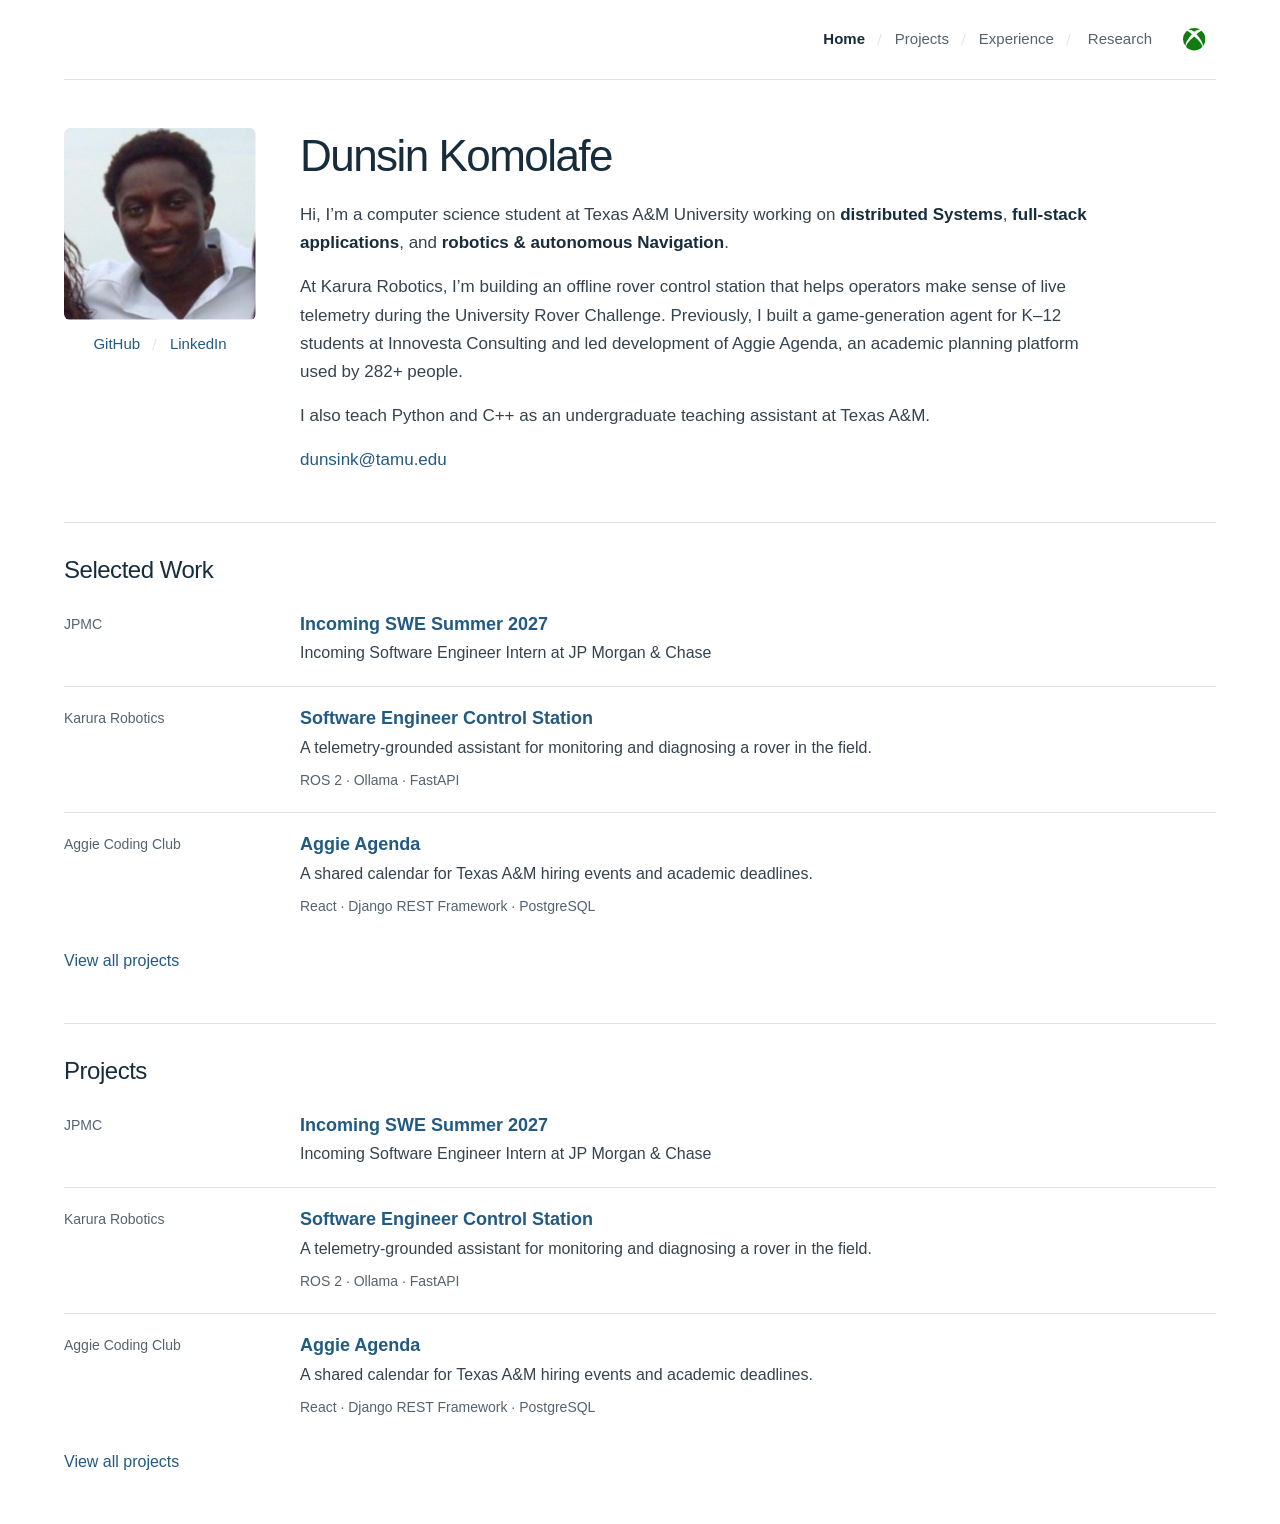
<file: index.html>
<!doctype html>
<html lang="en">
<head>
    <meta charset="utf-8">
    <meta name="viewport" content="width=device-width, initial-scale=1">
    <meta name="description" content="Dunsin Komolafe, a Texas A&amp;M computer science student building software for robotics, AI, and the web.">
    <title>Dunsin Komolafe</title>
    <link rel="stylesheet" href="style/style.css">
</head>
<body>
    <a class="skip-link" href="#main">Skip to content</a>
    <div class="site-shell">
        <header class="site-header">
            <nav aria-label="Main navigation">
                <a href="index.html" aria-current="page">Home</a>
                <a href="pages/research.html">Projects</a>
                <a href="pages/experience.html">Experience</a>
                <a href = "pages/research.html"> Research</a>
            </nav>
            <a class="xbox-link" href="pages/landingX.html" aria-label="Open Xbox view" title="Open Xbox view">
                <svg viewBox="0 0 24 24" aria-hidden="true" focusable="false" fill="currentColor">
                    <path d="M12 0a12 12 0 0 1 7.37 2.53c-2.06-1.39-5.3.22-7.37 1.43-2.07-1.21-5.31-2.82-7.37-1.43A12 12 0 0 1 12 0ZM3.6 3.43C4.92 2.75 8.01 5.3 9.57 6.8 5.19 11.82 1.76 17.06 3 19.94A12 12 0 0 1 3.6 3.43Zm16.8 0A12 12 0 0 1 21 19.94c1.24-2.88-2.19-8.12-6.57-13.14 1.56-1.5 4.65-4.05 5.97-3.37ZM12 9.14c4.61 3.52 9.8 9.35 8.35 11.48a12 12 0 0 1-16.7 0C2.2 18.49 7.39 12.66 12 9.14Z"/>
                </svg>
            </a>
        </header>

        <main id="main">
            <section class="intro" aria-labelledby="name">
                <div class="profile">
                    <img src="assets/LinkedInPFP.jpg" alt="Portrait of Dunsin Komolafe" width="400" height="400">
                    <ul class="inline-links" aria-label="Social profiles">
                        <li><a href="https://github.com/DunsinK">GitHub</a></li>
                        <li><a href="https://linkedin.com/in/dunsink">LinkedIn</a></li>
                    </ul>
                </div>
                <div class="intro-copy">
                    <h1 id="name">Dunsin Komolafe</h1>
                    <p>Hi, I’m a computer science student at Texas A&amp;M University working on <strong>distributed Systems</strong>,  <strong>full-stack applications</strong>, and <strong>robotics & autonomous Navigation</strong>.</p>
                    <p>At Karura Robotics, I’m building an offline rover control station that helps operators make sense of live telemetry during the University Rover Challenge. Previously, I built a game-generation agent for K–12 students at Innovesta Consulting and led development of Aggie Agenda, an academic planning platform used by 282+ people.</p>
                    <p>I also teach Python and C++ as an undergraduate teaching assistant at Texas A&amp;M.</p>
                    <p class="contact"><a href="mailto:dunsink@tamu.edu">dunsink@tamu.edu</a></p>
                </div>
            </section>

            <section class="home-work" aria-labelledby="selected-work">
                <h2 id="selected-work">Selected Work</h2>
                <div class="entry-list">
                    <article class="entry work-entry">
                        <p class="meta">JPMC</p>
                        <div>
                            <h3><a href="pages/research.html#rover-control">Incoming SWE Summer 2027</a></h3>
                            <p>Incoming Software Engineer Intern at JP Morgan & Chase</p>
                            
                        </div>
                    </article>
                    <article class="entry work-entry">
                        <p class="meta">Karura Robotics</p>
                        <div>
                            <h3><a href="pages/research.html#rover-control">Software Engineer Control Station</a></h3>
                            <p>A telemetry-grounded assistant for monitoring and diagnosing a rover in the field.</p>
                            <p class="meta">ROS 2 · Ollama · FastAPI</p>
                        </div>
                    </article>
                    <article class="entry work-entry">
                        <p class="meta">Aggie Coding Club</p>
                        <div>
                            <h3><a href="pages/research.html#aggie-agenda">Aggie Agenda</a></h3>
                            <p>A shared calendar for Texas A&amp;M hiring events and academic deadlines.</p>
                            <p class="meta">React · Django REST Framework · PostgreSQL</p>
                        </div>
                    </article>
                </div>
                <p class="section-link"><a href="pages/research.html">View all projects</a></p>
            </section>

            <section class="home-work" aria-labelledby="selected-work">
                <h2 id="selected-work">Projects</h2>
                <div class="entry-list">
                    <article class="entry work-entry">
                        <p class="meta">JPMC</p>
                        <div>
                            <h3><a href="pages/projects.html#rover-control">Incoming SWE Summer 2027</a></h3>
                            <p>Incoming Software Engineer Intern at JP Morgan & Chase</p>
                            
                        </div>
                    </article>
                    <article class="entry work-entry">
                        <p class="meta">Karura Robotics</p>
                        <div>
                            <h3><a href="pages/experience.html#rover-control">Software Engineer Control Station</a></h3>
                            <p>A telemetry-grounded assistant for monitoring and diagnosing a rover in the field.</p>
                            <p class="meta">ROS 2 · Ollama · FastAPI</p>
                        </div>
                    </article>
                    <article class="entry work-entry">
                        <p class="meta">Aggie Coding Club</p>
                        <div>
                            <h3><a href="pages/research.html#aggie-agenda">Aggie Agenda</a></h3>
                            <p>A shared calendar for Texas A&amp;M hiring events and academic deadlines.</p>
                            <p class="meta">React · Django REST Framework · PostgreSQL</p>
                        </div>
                    </article>
                </div>
                <p class="section-link"><a href="pages/research.html">View all projects</a></p>
            </section>
        </main>
    </div>
</body>
</html>
</file>
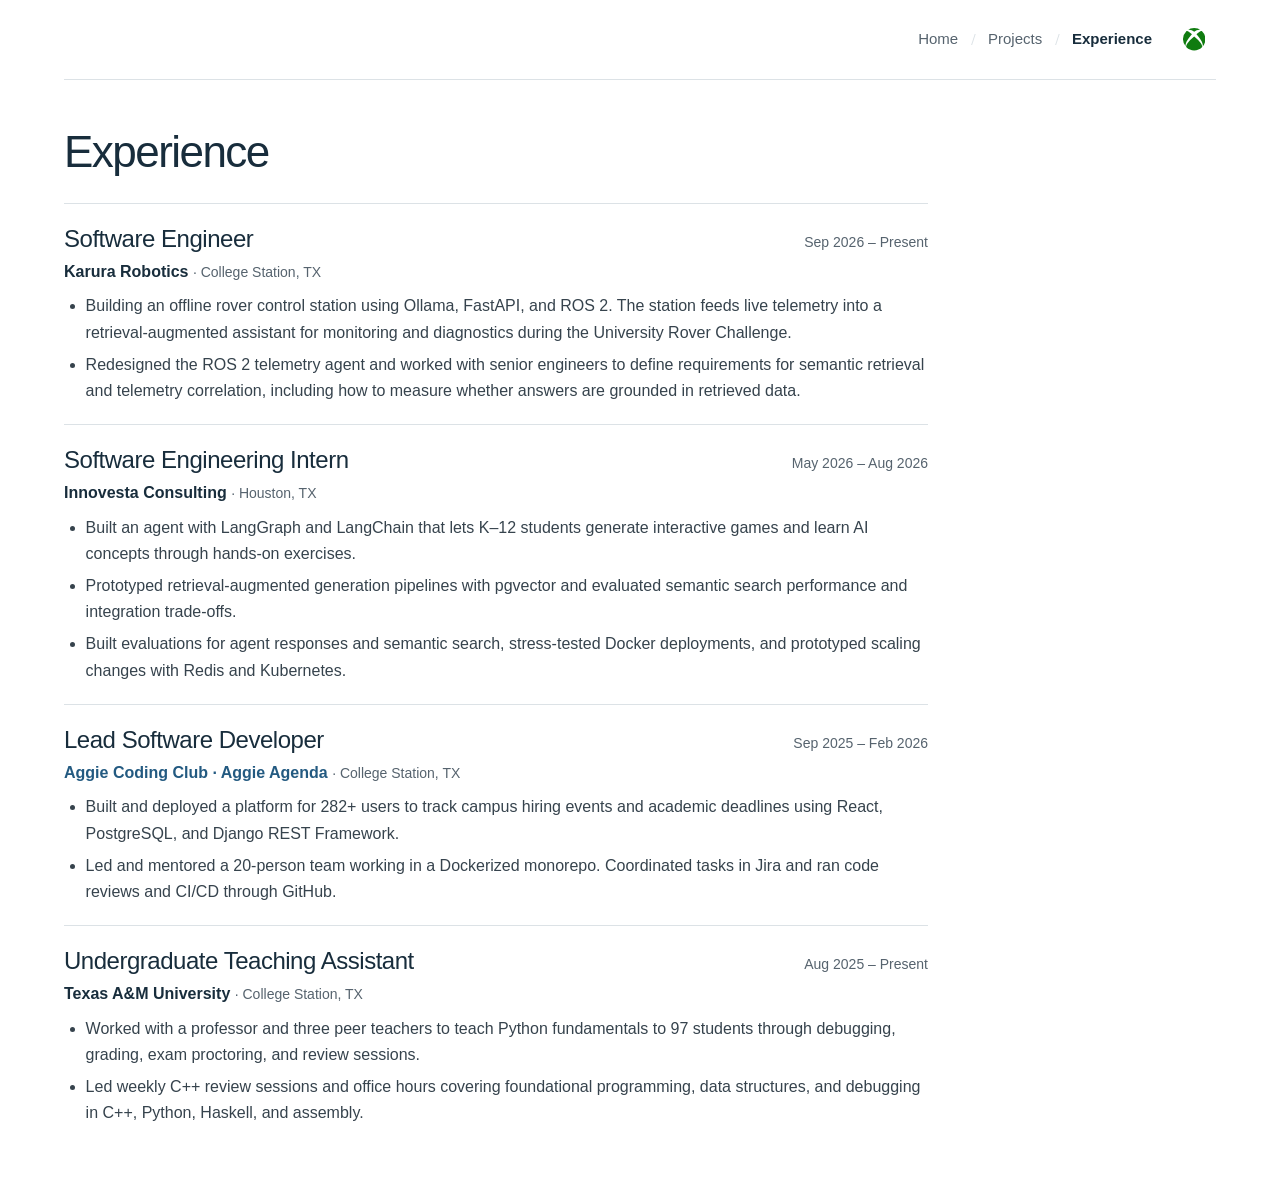
<file: pages/experience.html>
<!doctype html>
<html lang="en">
<head>
    <meta charset="utf-8">
    <meta name="viewport" content="width=device-width, initial-scale=1">
    <title>Experience | Dunsin Komolafe</title>
    <link rel="stylesheet" href="../style/style.css">
</head>
<body>
    <a class="skip-link" href="#main">Skip to content</a>
    <div class="site-shell">
        <header class="site-header">
            <nav aria-label="Main navigation">
                <a href="../index.html">Home</a>
                <a href="research.html">Projects</a>
                <a href="experience.html" aria-current="page">Experience</a>
            </nav>
            <a class="xbox-link" href="landingX.html" aria-label="Open Xbox view" title="Open Xbox view">
                <svg viewBox="0 0 24 24" aria-hidden="true" focusable="false" fill="currentColor">
                    <path d="M12 0a12 12 0 0 1 7.37 2.53c-2.06-1.39-5.3.22-7.37 1.43-2.07-1.21-5.31-2.82-7.37-1.43A12 12 0 0 1 12 0ZM3.6 3.43C4.92 2.75 8.01 5.3 9.57 6.8 5.19 11.82 1.76 17.06 3 19.94A12 12 0 0 1 3.6 3.43Zm16.8 0A12 12 0 0 1 21 19.94c1.24-2.88-2.19-8.12-6.57-13.14 1.56-1.5 4.65-4.05 5.97-3.37ZM12 9.14c4.61 3.52 9.8 9.35 8.35 11.48a12 12 0 0 1-16.7 0C2.2 18.49 7.39 12.66 12 9.14Z"/>
                </svg>
            </a>
        </header>
        <main id="main" class="page-content">
            <h1>Experience</h1>
            <div class="entry-list">
                <article class="entry">
                    <div class="role-heading">
                        <h2>Software Engineer</h2>
                        <p class="meta">Sep 2026 – Present</p>
                    </div>
                    <p class="organization">Karura Robotics <span>· College Station, TX</span></p>
                    <ul class="details">
                        <li>Building an offline rover control station using Ollama, FastAPI, and ROS 2. The station feeds live telemetry into a retrieval-augmented assistant for monitoring and diagnostics during the University Rover Challenge.</li>
                        <li>Redesigned the ROS 2 telemetry agent and worked with senior engineers to define requirements for semantic retrieval and telemetry correlation, including how to measure whether answers are grounded in retrieved data.</li>
                    </ul>
                </article>
                <article class="entry">
                    <div class="role-heading">
                        <h2>Software Engineering Intern</h2>
                        <p class="meta">May 2026 – Aug 2026</p>
                    </div>
                    <p class="organization">Innovesta Consulting <span>· Houston, TX</span></p>
                    <ul class="details">
                        <li>Built an agent with LangGraph and LangChain that lets K–12 students generate interactive games and learn AI concepts through hands-on exercises.</li>
                        <li>Prototyped retrieval-augmented generation pipelines with pgvector and evaluated semantic search performance and integration trade-offs.</li>
                        <li>Built evaluations for agent responses and semantic search, stress-tested Docker deployments, and prototyped scaling changes with Redis and Kubernetes.</li>
                    </ul>
                </article>
                <article class="entry">
                    <div class="role-heading">
                        <h2>Lead Software Developer</h2>
                        <p class="meta">Sep 2025 – Feb 2026</p>
                    </div>
                    <p class="organization"><a href="https://github.com/AggieAgenda/App">Aggie Coding Club · Aggie Agenda</a> <span>· College Station, TX</span></p>
                    <ul class="details">
                        <li>Built and deployed a platform for 282+ users to track campus hiring events and academic deadlines using React, PostgreSQL, and Django REST Framework.</li>
                        <li>Led and mentored a 20-person team working in a Dockerized monorepo. Coordinated tasks in Jira and ran code reviews and CI/CD through GitHub.</li>
                    </ul>
                </article>
                <article class="entry">
                    <div class="role-heading">
                        <h2>Undergraduate Teaching Assistant</h2>
                        <p class="meta">Aug 2025 – Present</p>
                    </div>
                    <p class="organization">Texas A&amp;M University <span>· College Station, TX</span></p>
                    <ul class="details">
                        <li>Worked with a professor and three peer teachers to teach Python fundamentals to 97 students through debugging, grading, exam proctoring, and review sessions.</li>
                        <li>Led weekly C++ review sessions and office hours covering foundational programming, data structures, and debugging in C++, Python, Haskell, and assembly.</li>
                    </ul>
                </article>
            </div>
        </main>
    </div>
</body>
</html>
</file>
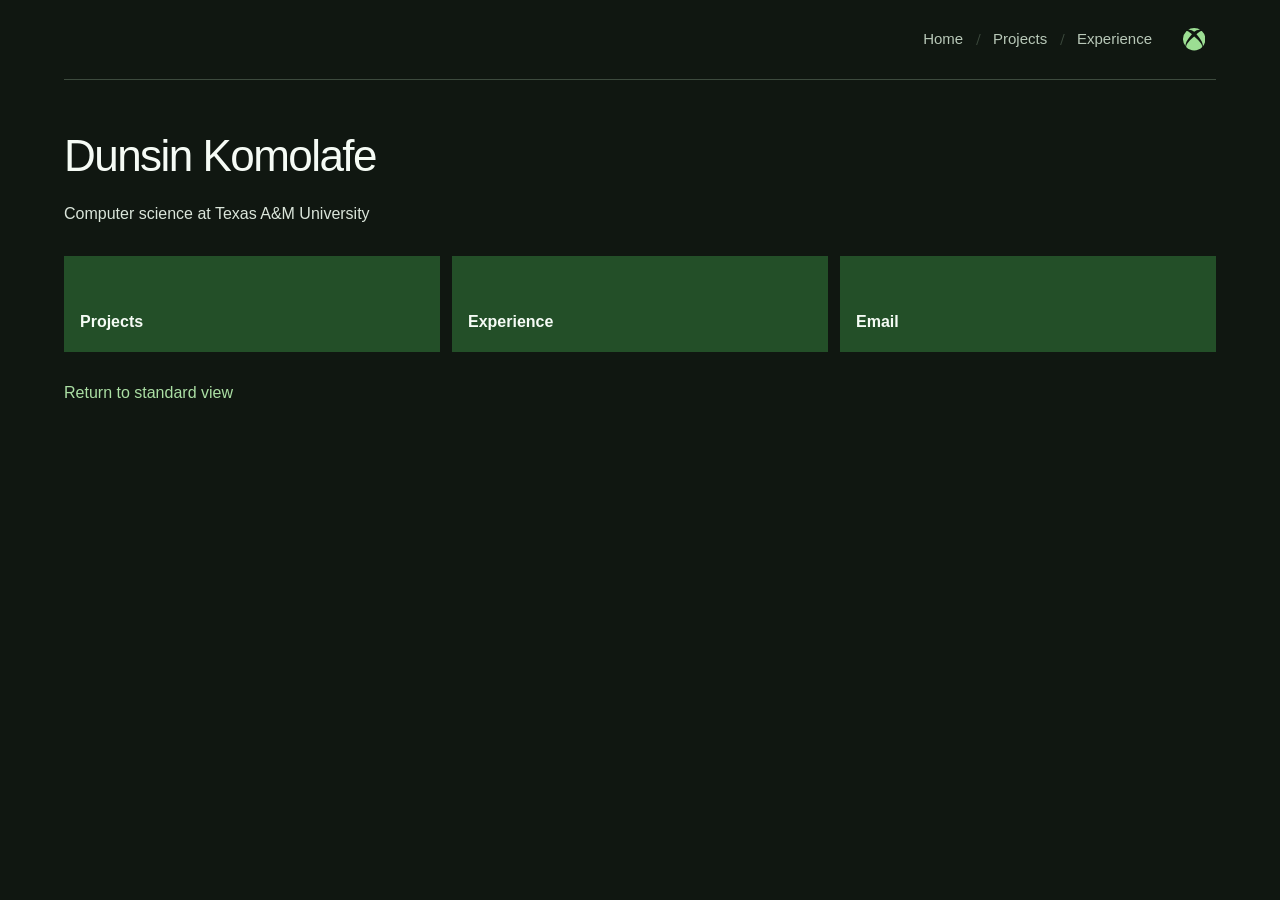
<file: pages/landingX.html>
<!doctype html>
<html lang="en">
<head>
    <meta charset="utf-8">
    <meta name="viewport" content="width=device-width, initial-scale=1">
    <title>Xbox View | Dunsin Komolafe</title>
    <link rel="stylesheet" href="../style/style.css">
</head>
<body class="xbox-view">
    <a class="skip-link" href="#main">Skip to content</a>
    <div class="site-shell">
        <header class="site-header">
            <nav aria-label="Main navigation">
                <a href="../index.html">Home</a>
                <a href="research.html">Projects</a>
                <a href="experience.html">Experience</a>
            </nav>
            <a class="xbox-link" href="../index.html" aria-label="Return to standard view" title="Return to standard view">
                <svg viewBox="0 0 24 24" aria-hidden="true" focusable="false" fill="currentColor">
                    <path d="M12 0a12 12 0 0 1 7.37 2.53c-2.06-1.39-5.3.22-7.37 1.43-2.07-1.21-5.31-2.82-7.37-1.43A12 12 0 0 1 12 0ZM3.6 3.43C4.92 2.75 8.01 5.3 9.57 6.8 5.19 11.82 1.76 17.06 3 19.94A12 12 0 0 1 3.6 3.43Zm16.8 0A12 12 0 0 1 21 19.94c1.24-2.88-2.19-8.12-6.57-13.14 1.56-1.5 4.65-4.05 5.97-3.37ZM12 9.14c4.61 3.52 9.8 9.35 8.35 11.48a12 12 0 0 1-16.7 0C2.2 18.49 7.39 12.66 12 9.14Z"/>
                </svg>
            </a>
        </header>
        <main id="main" class="console-content">
            <h1>Dunsin Komolafe</h1>
            <p>Computer science at Texas A&amp;M University</p>
            <nav class="console-links" aria-label="Portfolio sections">
                <a href="research.html">Projects</a>
                <a href="experience.html">Experience</a>
                <a href="mailto:dunsink@tamu.edu">Email</a>
            </nav>
            <p><a href="../index.html">Return to standard view</a></p>
        </main>
    </div>
</body>
</html>
</file>
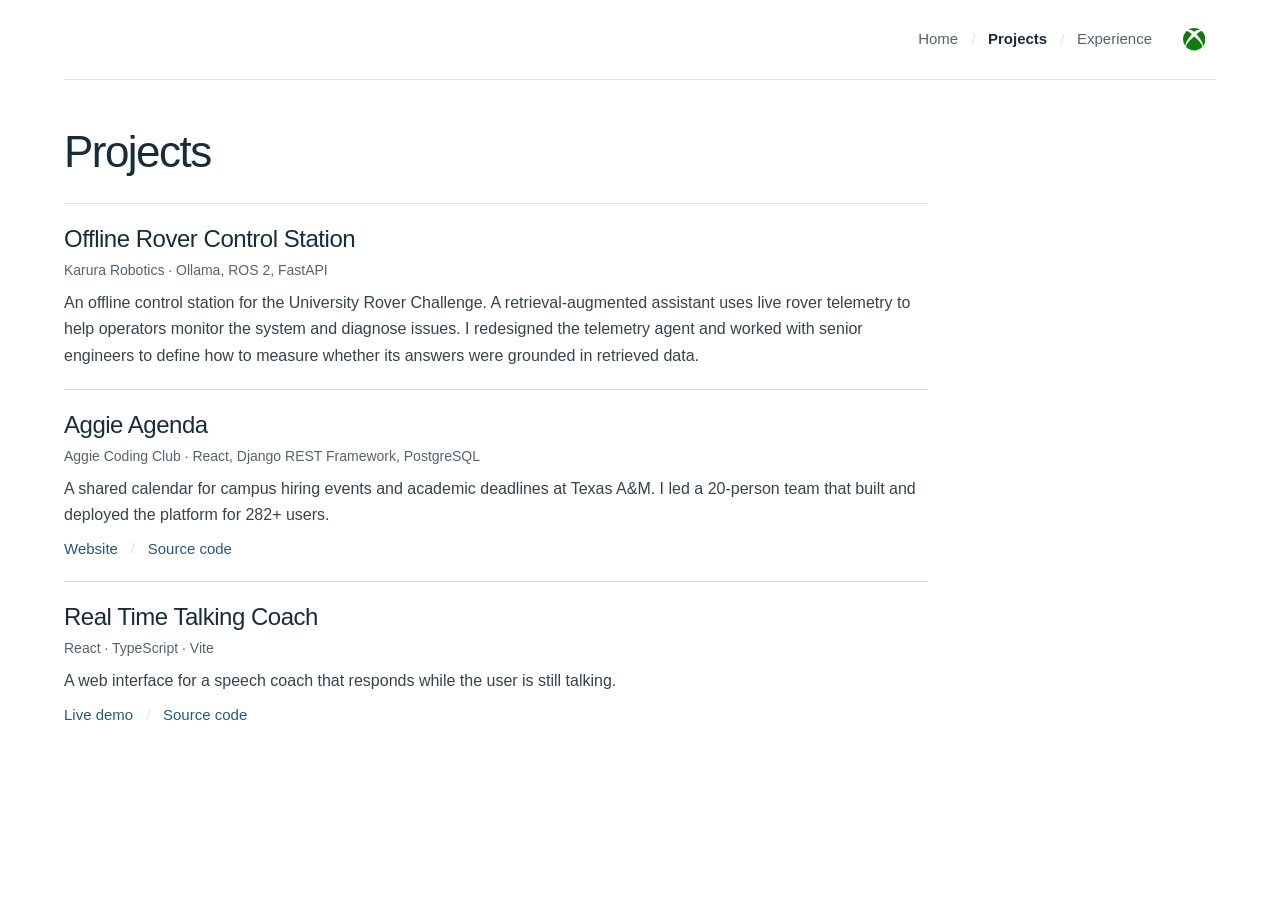
<file: pages/projects.html>
<!doctype html>
<html lang="en">
<head>
    <meta charset="utf-8">
    <meta name="viewport" content="width=device-width, initial-scale=1">
    <title>Projects | Dunsin Komolafe</title>
    <link rel="stylesheet" href="../style/style.css">
</head>
<body>
    <a class="skip-link" href="#main">Skip to content</a>
    <div class="site-shell">
        <header class="site-header">
            <nav aria-label="Main navigation">
                <a href="../index.html">Home</a>
                <a href="research.html" aria-current="page">Projects</a>
                <a href="experience.html">Experience</a>
            </nav>
            <a class="xbox-link" href="landingX.html" aria-label="Open Xbox view" title="Open Xbox view">
                <svg viewBox="0 0 24 24" aria-hidden="true" focusable="false" fill="currentColor">
                    <path d="M12 0a12 12 0 0 1 7.37 2.53c-2.06-1.39-5.3.22-7.37 1.43-2.07-1.21-5.31-2.82-7.37-1.43A12 12 0 0 1 12 0ZM3.6 3.43C4.92 2.75 8.01 5.3 9.57 6.8 5.19 11.82 1.76 17.06 3 19.94A12 12 0 0 1 3.6 3.43Zm16.8 0A12 12 0 0 1 21 19.94c1.24-2.88-2.19-8.12-6.57-13.14 1.56-1.5 4.65-4.05 5.97-3.37ZM12 9.14c4.61 3.52 9.8 9.35 8.35 11.48a12 12 0 0 1-16.7 0C2.2 18.49 7.39 12.66 12 9.14Z"/>
                </svg>
            </a>
        </header>
        <main id="main" class="page-content">
            <h1>Projects</h1>
            <div class="entry-list">
                <article class="entry" id="rover-control">
                    <h2>Offline Rover Control Station</h2>
                    <p class="meta">Karura Robotics · Ollama, ROS 2, FastAPI</p>
                    <p>An offline control station for the University Rover Challenge. A retrieval-augmented assistant uses live rover telemetry to help operators monitor the system and diagnose issues. I redesigned the telemetry agent and worked with senior engineers to define how to measure whether its answers were grounded in retrieved data.</p>
                </article>
                <article class="entry" id="aggie-agenda">
                    <h2>Aggie Agenda</h2>
                    <p class="meta">Aggie Coding Club · React, Django REST Framework, PostgreSQL</p>
                    <p>A shared calendar for campus hiring events and academic deadlines at Texas A&amp;M. I led a 20-person team that built and deployed the platform for 282+ users.</p>
                    <ul class="inline-links" aria-label="Aggie Agenda links">
                        <li><a href="https://aggieagenda.com">Website</a></li>
                        <li><a href="https://github.com/AggieAgenda/App">Source code</a></li>
                    </ul>
                </article>
                <article class="entry" id="talking-coach">
                    <h2>Real Time Talking Coach</h2>
                    <p class="meta">React · TypeScript · Vite</p>
                    <p>A web interface for a speech coach that responds while the user is still talking.</p>
                    <ul class="inline-links" aria-label="Real Time Talking Coach links">
                        <li><a href="https://rtc-tidal26.vercel.app">Live demo</a></li>
                        <li><a href="https://github.com/DunsinK/RTC_Tidal26">Source code</a></li>
                    </ul>
                </article>
            </div>
        </main>
    </div>
</body>
</html>
</file>
<file: style/style.css>
:root {
    color-scheme: light;
    --background: #fff;
    --heading: #182d3c;
    --text: #36434d;
    --muted: #56636e;
    --link: #235a81;
    --rule: #dce2e6;
    --xbox: #107c10;
}

* { box-sizing: border-box; }

body {
    margin: 0;
    background: var(--background);
    color: var(--text);
    font-family: Arial, Helvetica, sans-serif;
    font-size: 1rem;
    line-height: 1.65;
}

.site-shell {
    width: min(100% - 3rem, 72rem);
    margin-inline: auto;
}

.site-header {
    min-height: 5rem;
    display: flex;
    align-items: center;
    justify-content: flex-end;
    gap: 1.25rem;
    border-bottom: 1px solid var(--rule);
}

.site-header nav,
.inline-links {
    display: flex;
    align-items: center;
    gap: 0.65rem 0.9rem;
    flex-wrap: wrap;
}

.site-header nav a {
    color: var(--muted);
    font-size: 0.9375rem;
}

.site-header nav a[aria-current="page"] {
    color: var(--heading);
    font-weight: 700;
}

.site-header nav a + a::before,
.inline-links li + li::before {
    content: "";
    display: inline-block;
    height: 0.7em;
    margin-inline-end: 0.9rem;
    border-inline-start: 1px solid var(--rule);
    transform: skew(-18deg);
}

a {
    color: var(--link);
    text-decoration: none;
}

a:hover {
    text-decoration: underline;
    text-underline-offset: 0.2em;
}

a:focus-visible {
    outline: 2px solid currentColor;
    outline-offset: 4px;
}

.skip-link {
    position: absolute;
    inset: 0 auto auto 1rem;
    z-index: 1;
    padding: 0.5rem 1rem;
    background: var(--background);
    transform: translateY(-150%);
}

.skip-link:focus { transform: none; }

.xbox-link {
    display: grid;
    place-items: center;
    width: 2.75rem;
    height: 2.75rem;
    flex: none;
    border-radius: 50%;
    color: var(--xbox);
}

.xbox-link:hover { background: #edf5ec; }
.xbox-link svg { width: 1.4rem; height: 1.4rem; }

h1, h2, h3 {
    color: var(--heading);
    line-height: 1.25;
}

h1 {
    margin: 0 0 1.15rem;
    font-size: clamp(2rem, 4.6vw, 2.75rem);
    font-weight: 500;
    letter-spacing: -0.035em;
}

h2 {
    margin: 0 0 0.75rem;
    font-size: 1.5rem;
    font-weight: 500;
    letter-spacing: -0.02em;
}

h3 {
    margin: 0 0 0.3rem;
    font-size: 1.125rem;
}

p { margin: 0 0 1rem; }
strong { color: var(--heading); }

.intro {
    display: grid;
    grid-template-columns: minmax(9rem, 12rem) minmax(0, 1fr);
    align-items: start;
    gap: 2.75rem;
    padding-block: 3rem;
}

.profile img {
    display: block;
    width: 100%;
    height: auto;
    border-radius: 0.4rem;
}

.inline-links {
    margin: 0;
    padding: 0;
    list-style: none;
    font-size: 0.9375rem;
}

.profile .inline-links {
    justify-content: center;
    margin-top: 0.75rem;
}

.intro-copy { max-width: 50rem; }
.intro-copy p { font-size: 1.0625rem; }
.intro-copy .contact { margin-bottom: 0; }

.home-work {
    border-top: 1px solid var(--rule);
    padding-block: 2rem 3rem;
}

.home-work h2 { margin-bottom: 0.5rem; }
.home-work .entry:first-child { border-top: 0; }

.entry {
    padding-block: 1.25rem;
    border-top: 1px solid var(--rule);
}

.work-entry {
    display: grid;
    grid-template-columns: minmax(9rem, 12rem) minmax(0, 1fr);
    gap: 0.3rem 2.75rem;
}

.entry p { margin-bottom: 0.5rem; }
.entry p:last-child, .section-link { margin-bottom: 0; }

.meta, .organization span {
    color: var(--muted);
    font-size: 0.875rem;
}

.section-link { margin-top: 0.65rem; }

.page-content {
    max-width: 54rem;
    padding-block: 2.75rem 3rem;
}

.page-content > h1 { margin-bottom: 1.5rem; }
.page-content .entry h2 { margin-bottom: 0.3rem; }

.role-heading {
    display: flex;
    flex-wrap: wrap;
    align-items: baseline;
    justify-content: space-between;
    column-gap: 1rem;
}

.organization {
    color: var(--heading);
    font-weight: 700;
}

.organization span { font-weight: 400; }

.details {
    margin: 0.5rem 0 0;
    padding-inline-start: 1.35rem;
}

.details li + li { margin-top: 0.35rem; }

.xbox-view {
    color-scheme: dark;
    --background: #101711;
    --heading: #f5fbf5;
    --text: #dae5da;
    --muted: #b8c8b8;
    --link: #abdfa4;
    --rule: #3d4b3e;
    --xbox: #9cde93;
}

.xbox-view .xbox-link:hover { background: #263a28; }
.console-content { padding-block: 3rem; }

.console-links {
    display: grid;
    grid-template-columns: repeat(auto-fit, minmax(min(100%, 12rem), 1fr));
    gap: 0.75rem;
    margin-block: 1.75rem;
}

.console-links a {
    display: flex;
    align-items: flex-end;
    min-height: 6rem;
    padding: 1rem;
    background: #234f28;
    color: var(--heading);
    font-weight: 700;
}

.console-links a:hover { background: #306637; }

@media (max-width: 42rem) {
    .site-shell { width: calc(100% - 2rem); }
    .site-header { gap: 0.6rem; min-height: 4rem; }
    .site-header nav { gap: 0.4rem 0.6rem; }
    .site-header nav a + a::before { margin-inline-end: 0.6rem; }
    .intro { grid-template-columns: 1fr; gap: 1.5rem; padding-block: 2rem; }
    .profile { max-width: 10.5rem; }
    .work-entry { grid-template-columns: 1fr; }
    .work-entry > .meta { margin-bottom: 0; }
    .page-content { padding-top: 2rem; }
}
</file>
